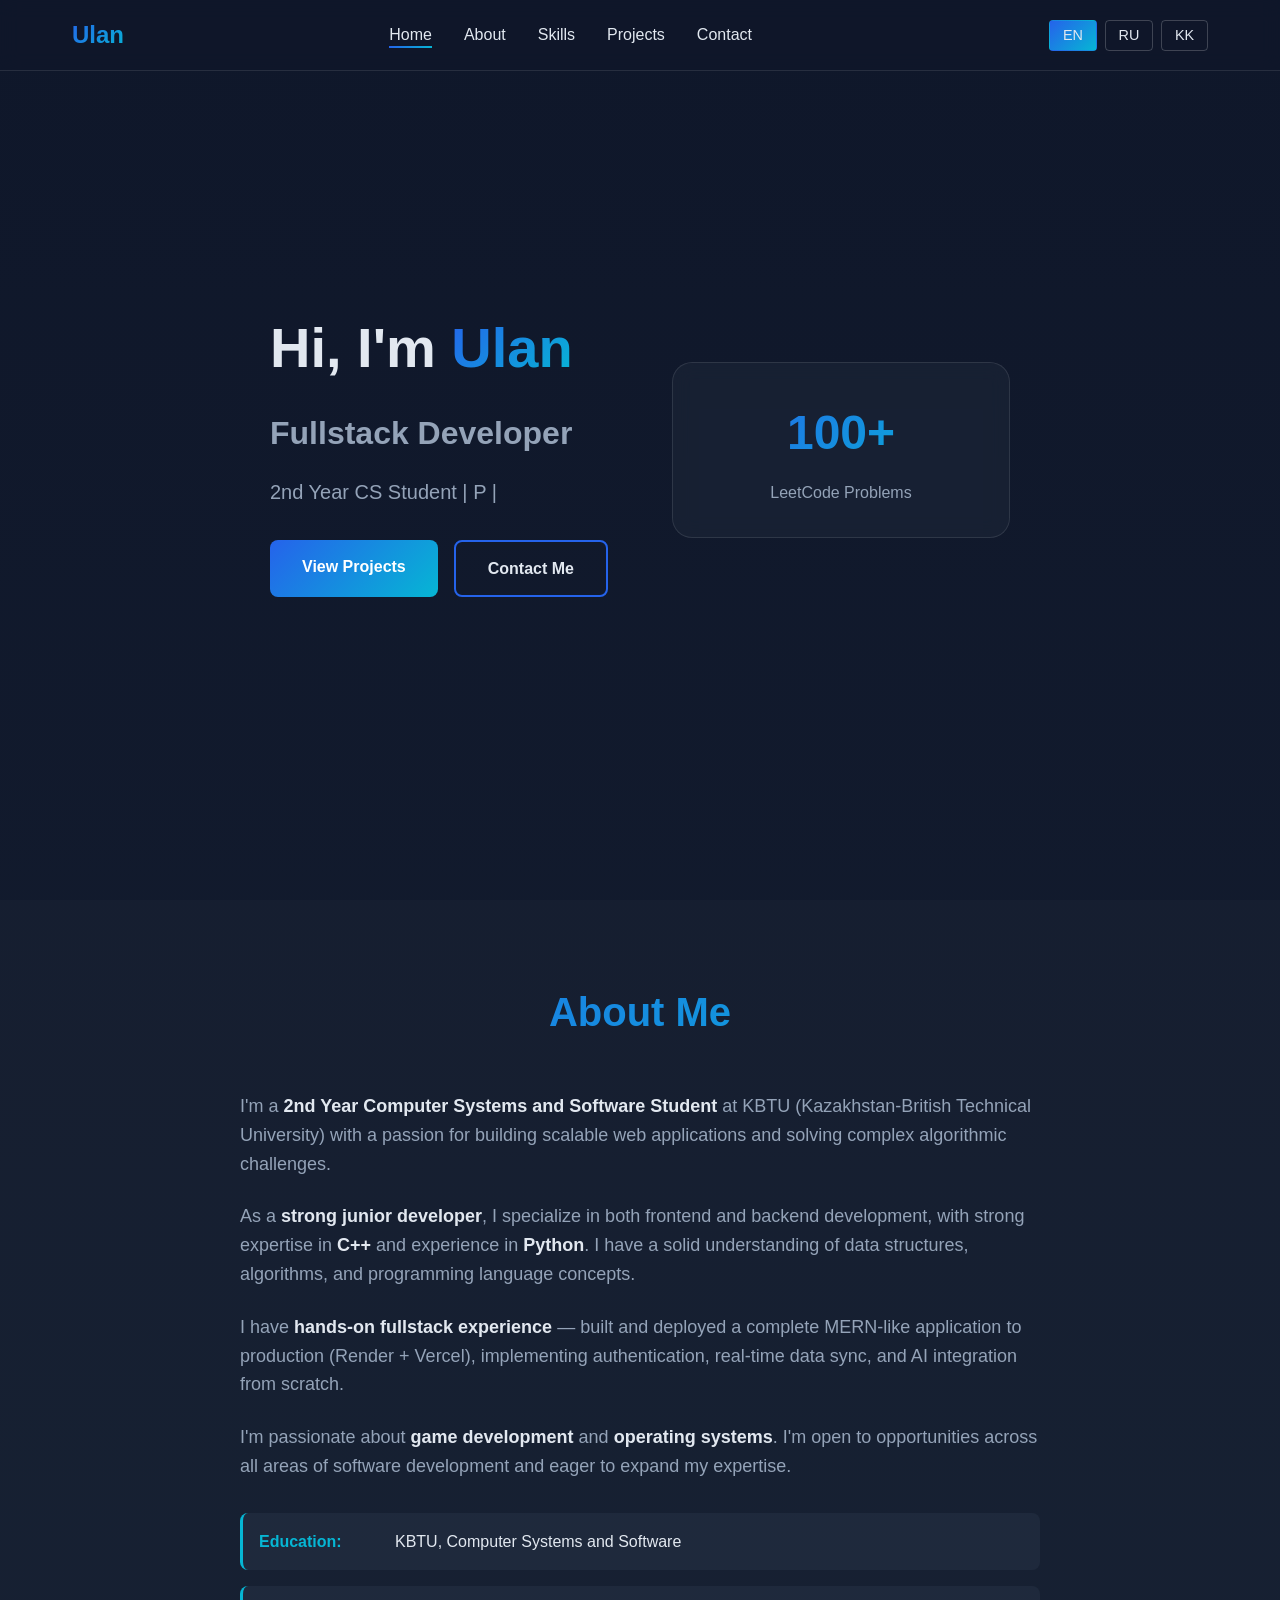
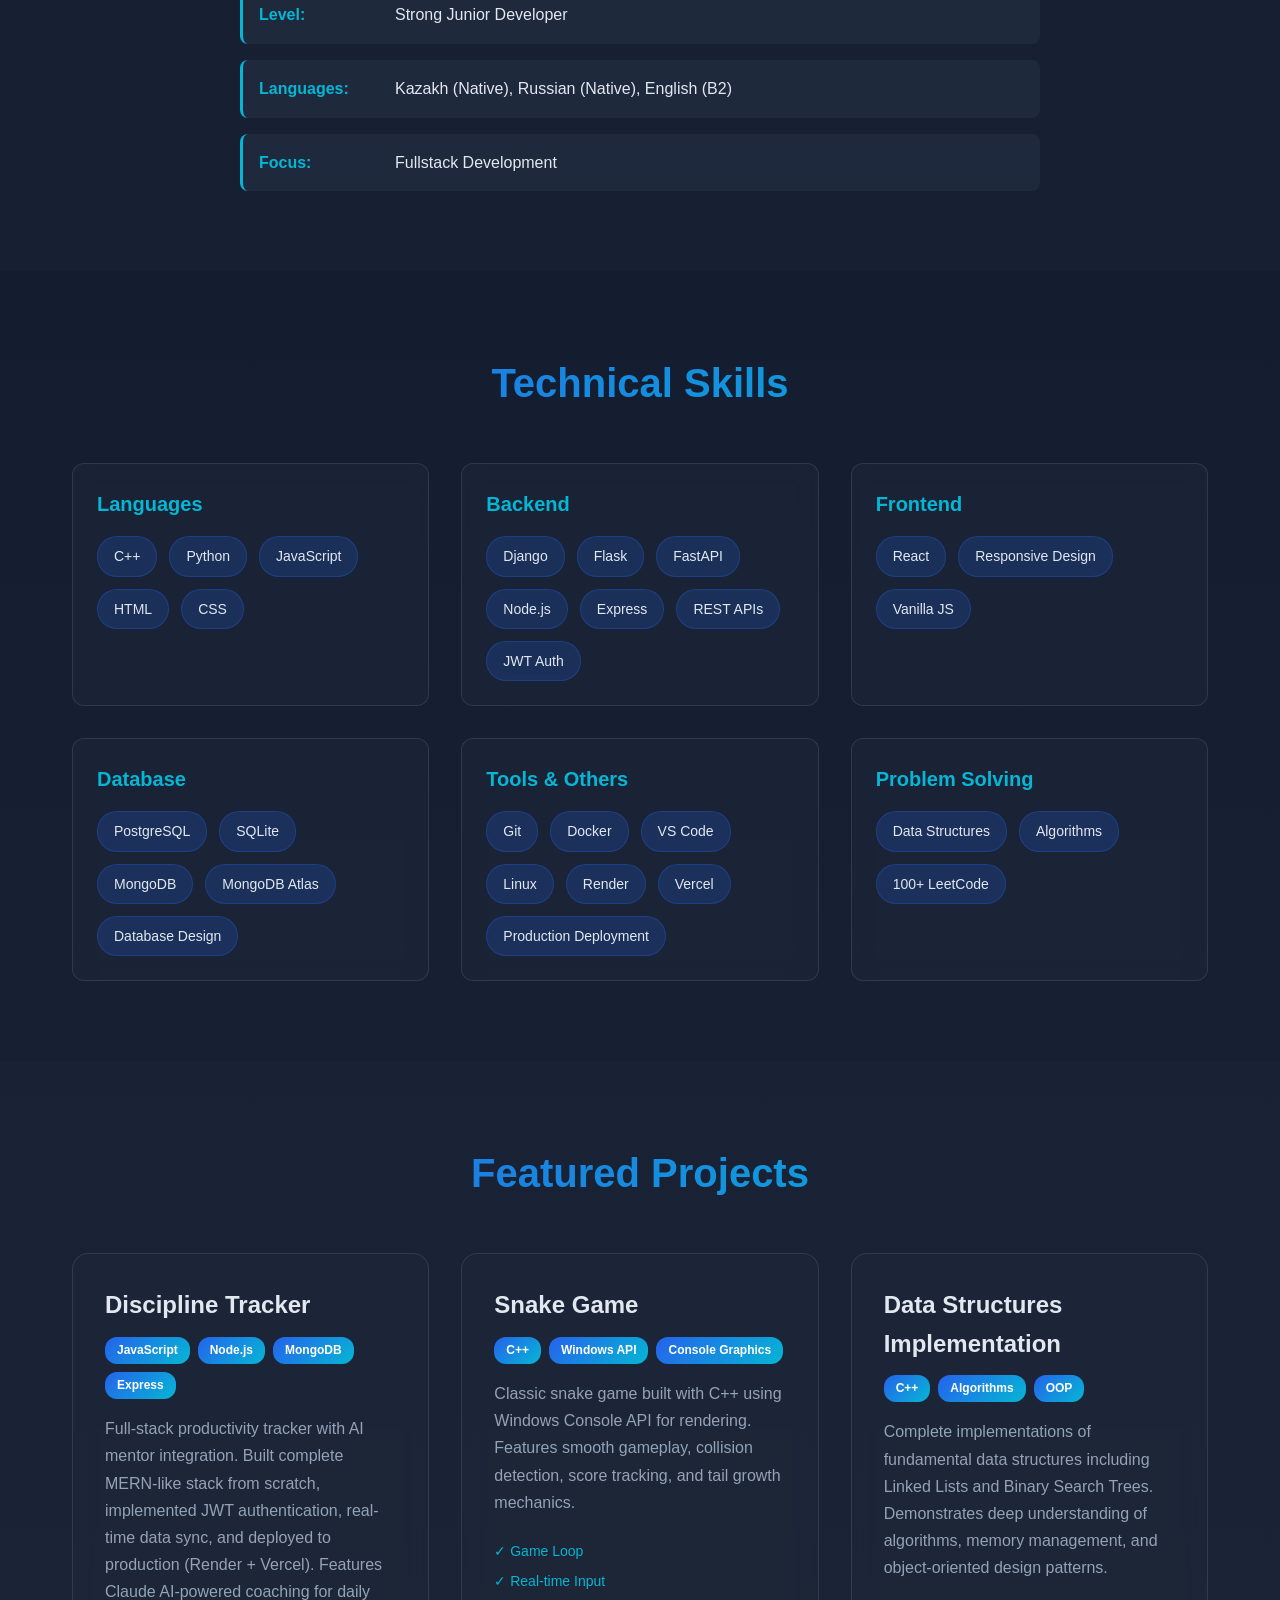
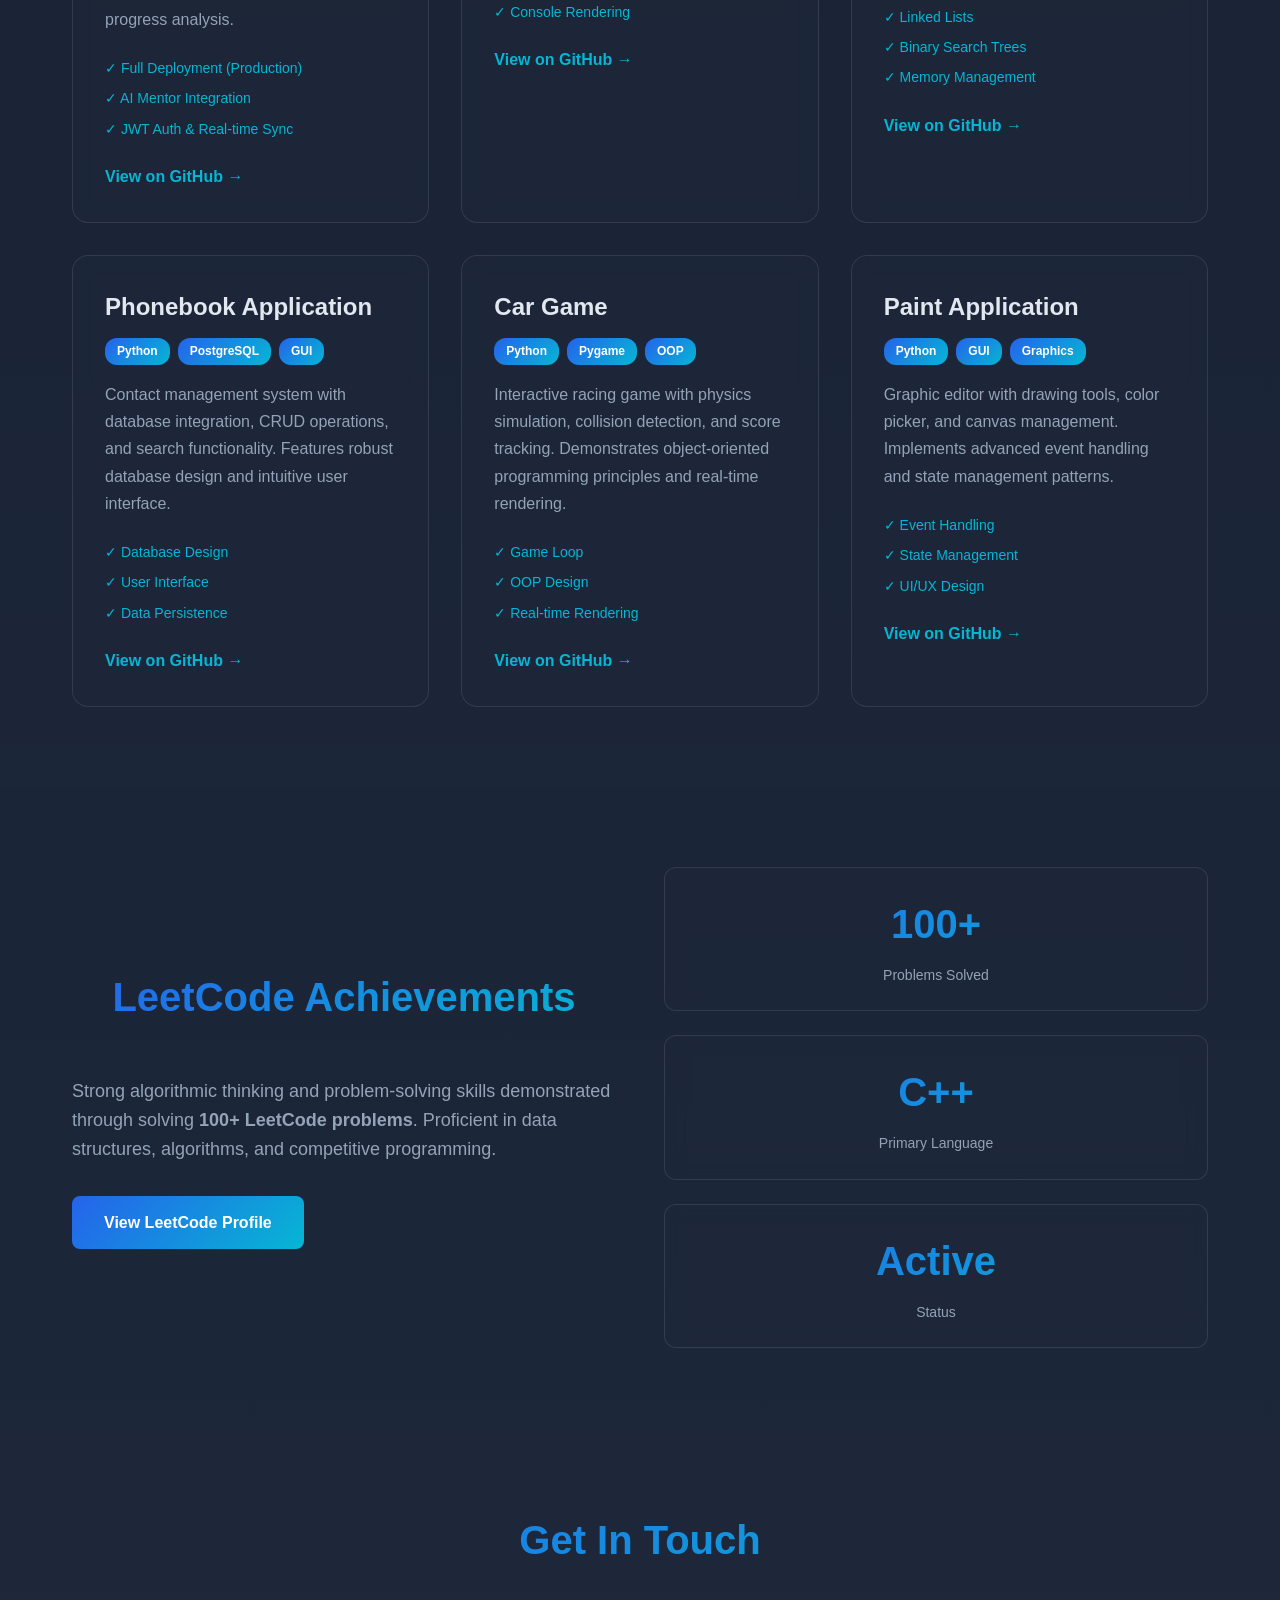
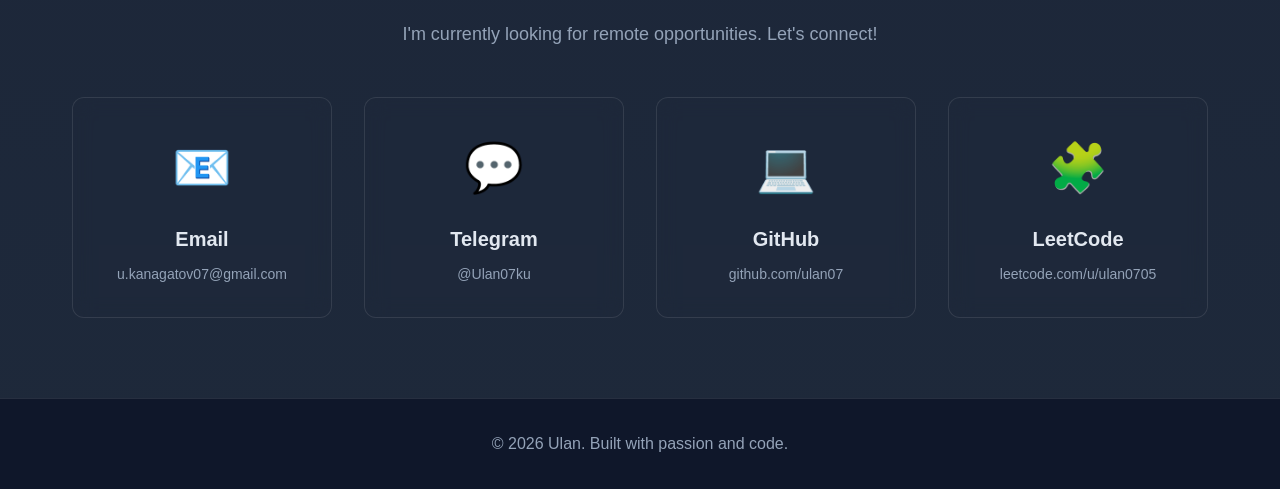
<file: index.html>
<!DOCTYPE html>
<html lang="en">
<head>
    <meta charset="UTF-8">
    <meta name="viewport" content="width=device-width, initial-scale=1.0">
    <meta name="description" content="Ulan - Fullstack Developer Portfolio | 2nd Year CSS Student at KBTU">
    <title>Ulan | Fullstack Developer</title>
    <link rel="stylesheet" href="style.css">
</head>
<body>
    <!-- Navigation -->
    <nav class="navbar">
        <div class="nav-container">
            <div class="logo">Ulan</div>
            <ul class="nav-menu">
                <li><a href="#home" class="nav-link">Home</a></li>
                <li><a href="#about" class="nav-link">About</a></li>
                <li><a href="#skills" class="nav-link">Skills</a></li>
                <li><a href="#projects" class="nav-link">Projects</a></li>
                <li><a href="#contact" class="nav-link">Contact</a></li>
            </ul>
            <div class="language-switcher">
                <button class="lang-btn active" data-lang="en">EN</button>
                <button class="lang-btn" data-lang="ru">RU</button>
                <button class="lang-btn" data-lang="kk">KK</button>
            </div>
            <div class="hamburger">
                <span></span>
                <span></span>
                <span></span>
            </div>
        </div>
    </nav>

    <!-- Hero Section -->
    <section id="home" class="hero">
        <div class="hero-container">
            <div class="hero-content">
                <h1 class="hero-title">Hi, I'm <span class="gradient-text">Ulan</span></h1>
                <h2 class="hero-subtitle">Fullstack Developer</h2>
                <p class="hero-tagline">
                    <span id="typed-text"></span>
                    <span class="cursor">|</span>
                </p>
                <div class="hero-buttons">
                    <a href="#projects" class="btn btn-primary">View Projects</a>
                    <a href="#contact" class="btn btn-secondary">Contact Me</a>
                </div>
            </div>
            <div class="hero-image">
                <div class="floating-card">
                    <div class="card-content">
                        <div class="stat">
                            <span class="stat-number">100+</span>
                            <span class="stat-label">LeetCode Problems</span>
                        </div>
                    </div>
                </div>
            </div>
        </div>
    </section>

    <!-- About Section -->
    <section id="about" class="about">
        <div class="container">
            <h2 class="section-title">About Me</h2>
            <div class="about-content">
                <div class="about-text">
                    <p class="about-description">
                        I'm a <strong>2nd Year Computer Systems and Software Student</strong> at KBTU (Kazakhstan-British Technical University)
                        with a passion for building scalable web applications and solving complex algorithmic challenges.
                    </p>
                    <p class="about-description">
                        As a <strong>strong junior developer</strong>, I specialize in both frontend and backend development,
                        with strong expertise in <strong>C++</strong> and experience in <strong>Python</strong>. I have a solid understanding of
                        data structures, algorithms, and programming language concepts.
                    </p>
                    <p class="about-description">
                        I have <strong>hands-on fullstack experience</strong> — built and deployed a complete MERN-like application to production
                        (Render + Vercel), implementing authentication, real-time data sync, and AI integration from scratch.
                    </p>
                    <p class="about-description">
                        I'm passionate about <strong>game development</strong> and <strong>operating systems</strong>.
                        I'm open to opportunities across all areas of software development and eager to expand my expertise.
                    </p>
                    <div class="about-details">
                        <div class="detail-item">
                            <span class="detail-label">Education:</span>
                            <span class="detail-value">KBTU, Computer Systems and Software</span>
                        </div>
                        <div class="detail-item">
                            <span class="detail-label">Level:</span>
                            <span class="detail-value">Strong Junior Developer</span>
                        </div>
                        <div class="detail-item">
                            <span class="detail-label">Languages:</span>
                            <span class="detail-value">Kazakh (Native), Russian (Native), English (B2)</span>
                        </div>
                        <div class="detail-item">
                            <span class="detail-label">Focus:</span>
                            <span class="detail-value">Fullstack Development</span>
                        </div>
                    </div>
                </div>
            </div>
        </div>
    </section>

    <!-- Skills Section -->
    <section id="skills" class="skills">
        <div class="container">
            <h2 class="section-title">Technical Skills</h2>
            <div class="skills-grid">
                <div class="skill-category">
                    <h3 class="category-title">Languages</h3>
                    <div class="skill-items">
                        <span class="skill-tag">C++</span>
                        <span class="skill-tag">Python</span>
                        <span class="skill-tag">JavaScript</span>
                        <span class="skill-tag">HTML</span>
                        <span class="skill-tag">CSS</span>
                    </div>
                </div>
                <div class="skill-category">
                    <h3 class="category-title">Backend</h3>
                    <div class="skill-items">
                        <span class="skill-tag">Django</span>
                        <span class="skill-tag">Flask</span>
                        <span class="skill-tag">FastAPI</span>
                        <span class="skill-tag">Node.js</span>
                        <span class="skill-tag">Express</span>
                        <span class="skill-tag">REST APIs</span>
                        <span class="skill-tag">JWT Auth</span>
                    </div>
                </div>
                <div class="skill-category">
                    <h3 class="category-title">Frontend</h3>
                    <div class="skill-items">
                        <span class="skill-tag">React</span>
                        <span class="skill-tag">Responsive Design</span>
                        <span class="skill-tag">Vanilla JS</span>
                    </div>
                </div>
                <div class="skill-category">
                    <h3 class="category-title">Database</h3>
                    <div class="skill-items">
                        <span class="skill-tag">PostgreSQL</span>
                        <span class="skill-tag">SQLite</span>
                        <span class="skill-tag">MongoDB</span>
                        <span class="skill-tag">MongoDB Atlas</span>
                        <span class="skill-tag">Database Design</span>
                    </div>
                </div>
                <div class="skill-category">
                    <h3 class="category-title">Tools & Others</h3>
                    <div class="skill-items">
                        <span class="skill-tag">Git</span>
                        <span class="skill-tag">Docker</span>
                        <span class="skill-tag">VS Code</span>
                        <span class="skill-tag">Linux</span>
                        <span class="skill-tag">Render</span>
                        <span class="skill-tag">Vercel</span>
                        <span class="skill-tag">Production Deployment</span>
                    </div>
                </div>
                <div class="skill-category">
                    <h3 class="category-title">Problem Solving</h3>
                    <div class="skill-items">
                        <span class="skill-tag">Data Structures</span>
                        <span class="skill-tag">Algorithms</span>
                        <span class="skill-tag">100+ LeetCode</span>
                    </div>
                </div>
            </div>
        </div>
    </section>

    <!-- Projects Section -->
    <section id="projects" class="projects">
        <div class="container">
            <h2 class="section-title">Featured Projects</h2>
            <div class="projects-grid">
                <div class="project-card">
                    <div class="project-header">
                        <h3 class="project-title">Discipline Tracker</h3>
                        <div class="project-tech">
                            <span class="tech-badge">JavaScript</span>
                            <span class="tech-badge">Node.js</span>
                            <span class="tech-badge">MongoDB</span>
                            <span class="tech-badge">Express</span>
                        </div>
                    </div>
                    <p class="project-description">
                        Full-stack productivity tracker with AI mentor integration. Built complete MERN-like stack from scratch,
                        implemented JWT authentication, real-time data sync, and deployed to production (Render + Vercel).
                        Features Claude AI-powered coaching for daily progress analysis.
                    </p>
                    <div class="project-highlights">
                        <span class="highlight">✓ Full Deployment (Production)</span>
                        <span class="highlight">✓ AI Mentor Integration</span>
                        <span class="highlight">✓ JWT Auth & Real-time Sync</span>
                    </div>
                    <a href="https://github.com/ulan07/tracker" class="project-link" target="_blank">View on GitHub →</a>
                </div>

                <div class="project-card">
                    <div class="project-header">
                        <h3 class="project-title">Snake Game</h3>
                        <div class="project-tech">
                            <span class="tech-badge">C++</span>
                            <span class="tech-badge">Windows API</span>
                            <span class="tech-badge">Console Graphics</span>
                        </div>
                    </div>
                    <p class="project-description">
                        Classic snake game built with C++ using Windows Console API for rendering.
                        Features smooth gameplay, collision detection, score tracking, and tail growth mechanics.
                    </p>
                    <div class="project-highlights">
                        <span class="highlight">✓ Game Loop</span>
                        <span class="highlight">✓ Real-time Input</span>
                        <span class="highlight">✓ Console Rendering</span>
                    </div>
                    <a href="https://github.com/ulan07/just-coding" class="project-link" target="_blank">View on GitHub →</a>
                </div>

                <div class="project-card">
                    <div class="project-header">
                        <h3 class="project-title">Data Structures Implementation</h3>
                        <div class="project-tech">
                            <span class="tech-badge">C++</span>
                            <span class="tech-badge">Algorithms</span>
                            <span class="tech-badge">OOP</span>
                        </div>
                    </div>
                    <p class="project-description">
                        Complete implementations of fundamental data structures including Linked Lists and Binary Search Trees.
                        Demonstrates deep understanding of algorithms, memory management, and object-oriented design patterns.
                    </p>
                    <div class="project-highlights">
                        <span class="highlight">✓ Linked Lists</span>
                        <span class="highlight">✓ Binary Search Trees</span>
                        <span class="highlight">✓ Memory Management</span>
                    </div>
                    <a href="https://github.com/ulan07/just-coding" class="project-link" target="_blank">View on GitHub →</a>
                </div>

                <div class="project-card">
                    <div class="project-header">
                        <h3 class="project-title">Phonebook Application</h3>
                        <div class="project-tech">
                            <span class="tech-badge">Python</span>
                            <span class="tech-badge">PostgreSQL</span>
                            <span class="tech-badge">GUI</span>
                        </div>
                    </div>
                    <p class="project-description">
                        Contact management system with database integration, CRUD operations, and search functionality.
                        Features robust database design and intuitive user interface.
                    </p>
                    <div class="project-highlights">
                        <span class="highlight">✓ Database Design</span>
                        <span class="highlight">✓ User Interface</span>
                        <span class="highlight">✓ Data Persistence</span>
                    </div>
                    <a href="https://github.com/ulan07/pp2" class="project-link" target="_blank">View on GitHub →</a>
                </div>

                <div class="project-card">
                    <div class="project-header">
                        <h3 class="project-title">Car Game</h3>
                        <div class="project-tech">
                            <span class="tech-badge">Python</span>
                            <span class="tech-badge">Pygame</span>
                            <span class="tech-badge">OOP</span>
                        </div>
                    </div>
                    <p class="project-description">
                        Interactive racing game with physics simulation, collision detection, and score tracking.
                        Demonstrates object-oriented programming principles and real-time rendering.
                    </p>
                    <div class="project-highlights">
                        <span class="highlight">✓ Game Loop</span>
                        <span class="highlight">✓ OOP Design</span>
                        <span class="highlight">✓ Real-time Rendering</span>
                    </div>
                    <a href="https://github.com/ulan07/pp2" class="project-link" target="_blank">View on GitHub →</a>
                </div>

                <div class="project-card">
                    <div class="project-header">
                        <h3 class="project-title">Paint Application</h3>
                        <div class="project-tech">
                            <span class="tech-badge">Python</span>
                            <span class="tech-badge">GUI</span>
                            <span class="tech-badge">Graphics</span>
                        </div>
                    </div>
                    <p class="project-description">
                        Graphic editor with drawing tools, color picker, and canvas management.
                        Implements advanced event handling and state management patterns.
                    </p>
                    <div class="project-highlights">
                        <span class="highlight">✓ Event Handling</span>
                        <span class="highlight">✓ State Management</span>
                        <span class="highlight">✓ UI/UX Design</span>
                    </div>
                    <a href="https://github.com/ulan07/pp2" class="project-link" target="_blank">View on GitHub →</a>
                </div>
            </div>
        </div>
    </section>

    <!-- LeetCode Section -->
    <section id="leetcode" class="leetcode">
        <div class="container">
            <div class="leetcode-content">
                <div class="leetcode-text">
                    <h2 class="section-title">LeetCode Achievements</h2>
                    <p class="leetcode-description">
                        Consistent problem-solving practice with <strong>100+ problems solved</strong>
                        primarily in <strong>C++</strong>.
                        Strong foundation in data structures, algorithms, and competitive programming.
                    </p>
                    <a href="https://leetcode.com/u/ulan0705/" class="btn btn-primary" target="_blank">
                        View LeetCode Profile
                    </a>
                </div>
                <div class="leetcode-stats">
                    <div class="stat-card">
                        <div class="stat-number">100+</div>
                        <div class="stat-label">Problems Solved</div>
                    </div>
                    <div class="stat-card">
                        <div class="stat-number">C++</div>
                        <div class="stat-label">Primary Language</div>
                    </div>
                    <div class="stat-card">
                        <div class="stat-number">Active</div>
                        <div class="stat-label">Status</div>
                    </div>
                </div>
            </div>
        </div>
    </section>

    <!-- Contact Section -->
    <section id="contact" class="contact">
        <div class="container">
            <h2 class="section-title">Get In Touch</h2>
            <p class="contact-subtitle">
                I'm currently looking for remote opportunities. Let's connect!
            </p>
            <div class="contact-grid">
                <a href="mailto:u.kanagatov07@gmail.com" class="contact-card">
                    <div class="contact-icon">📧</div>
                    <h3 class="contact-title">Email</h3>
                    <p class="contact-value">u.kanagatov07@gmail.com</p>
                </a>
                <a href="https://t.me/Ulan07ku" class="contact-card" target="_blank">
                    <div class="contact-icon">💬</div>
                    <h3 class="contact-title">Telegram</h3>
                    <p class="contact-value">@Ulan07ku</p>
                </a>
                <a href="https://github.com/ulan07" class="contact-card" target="_blank">
                    <div class="contact-icon">💻</div>
                    <h3 class="contact-title">GitHub</h3>
                    <p class="contact-value">github.com/ulan07</p>
                </a>
                <a href="https://leetcode.com/u/ulan0705/" class="contact-card" target="_blank">
                    <div class="contact-icon">🧩</div>
                    <h3 class="contact-title">LeetCode</h3>
                    <p class="contact-value">leetcode.com/u/ulan0705</p>
                </a>
            </div>
        </div>
    </section>

    <!-- Footer -->
    <footer class="footer">
        <div class="container">
            <p>&copy; 2026 Ulan. Built with passion and code.</p>
        </div>
    </footer>

    <script src="script.js"></script>
</body>
</html>
</file>
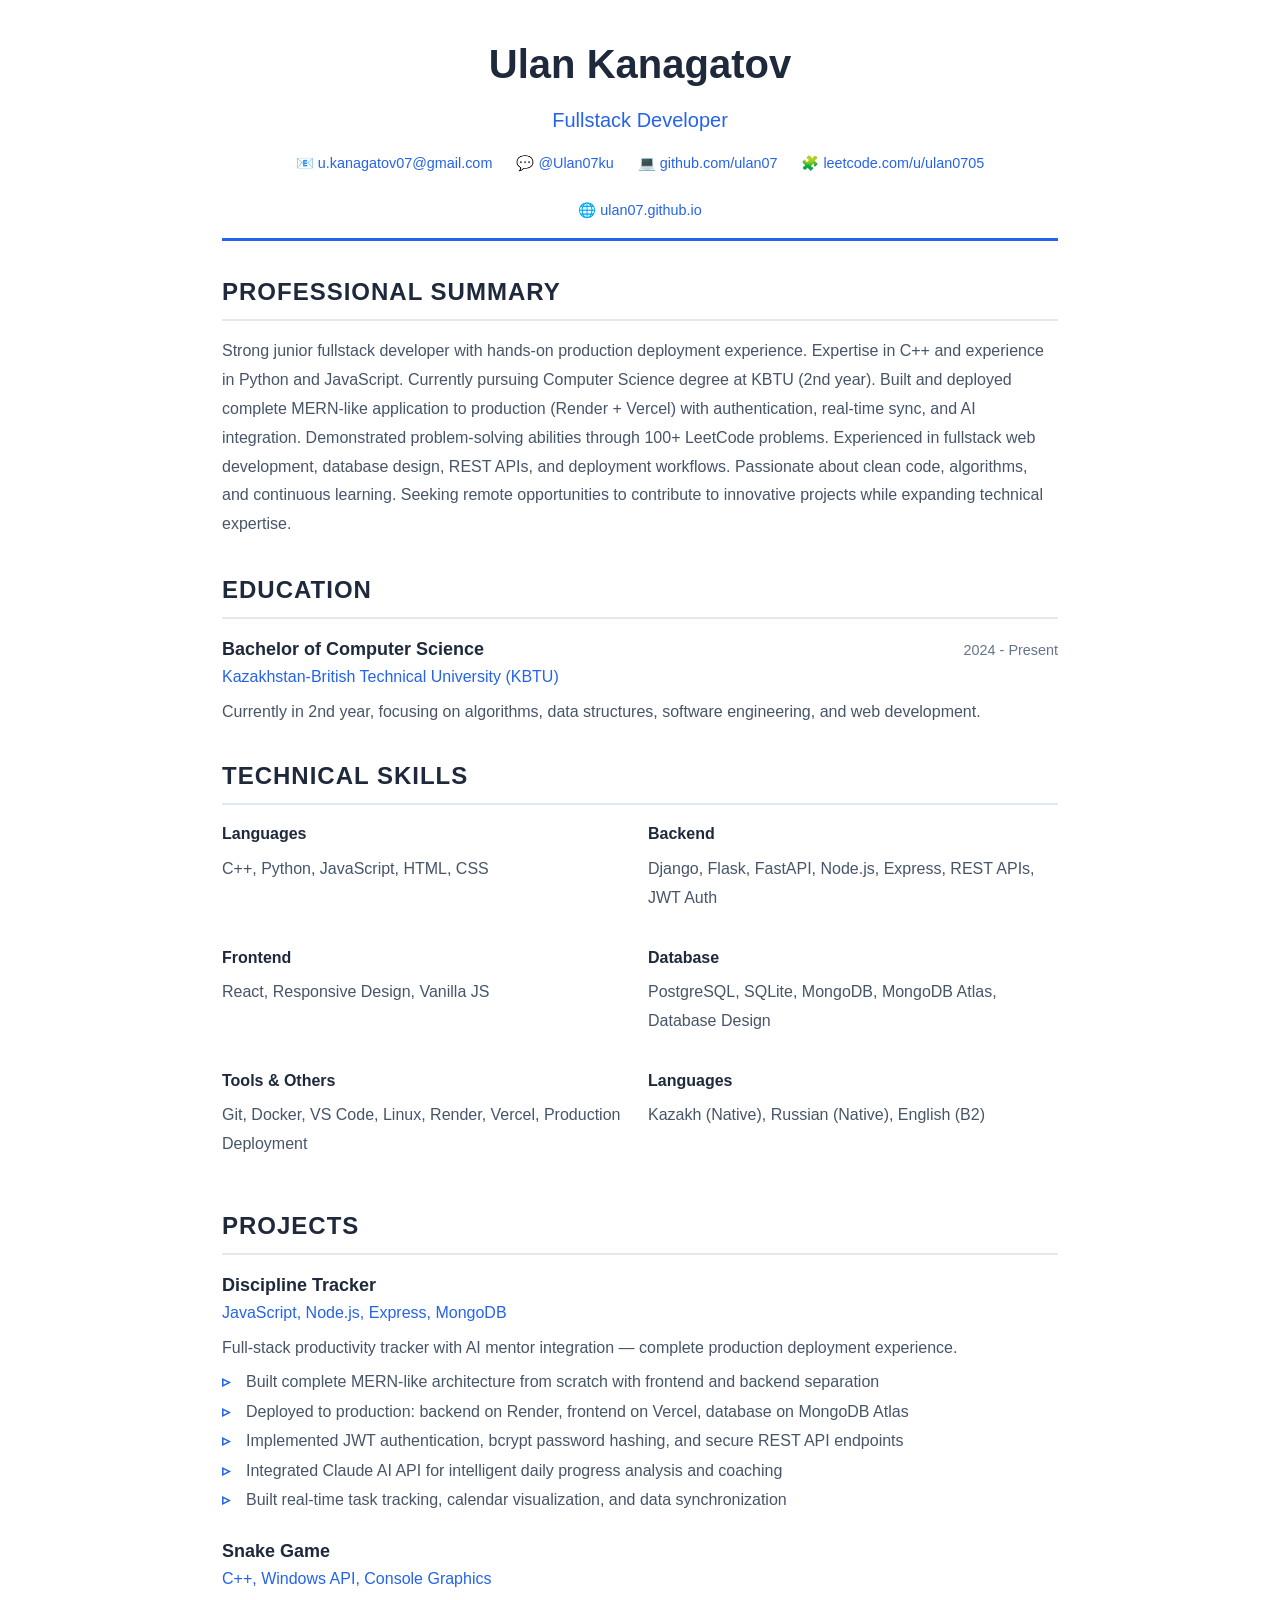
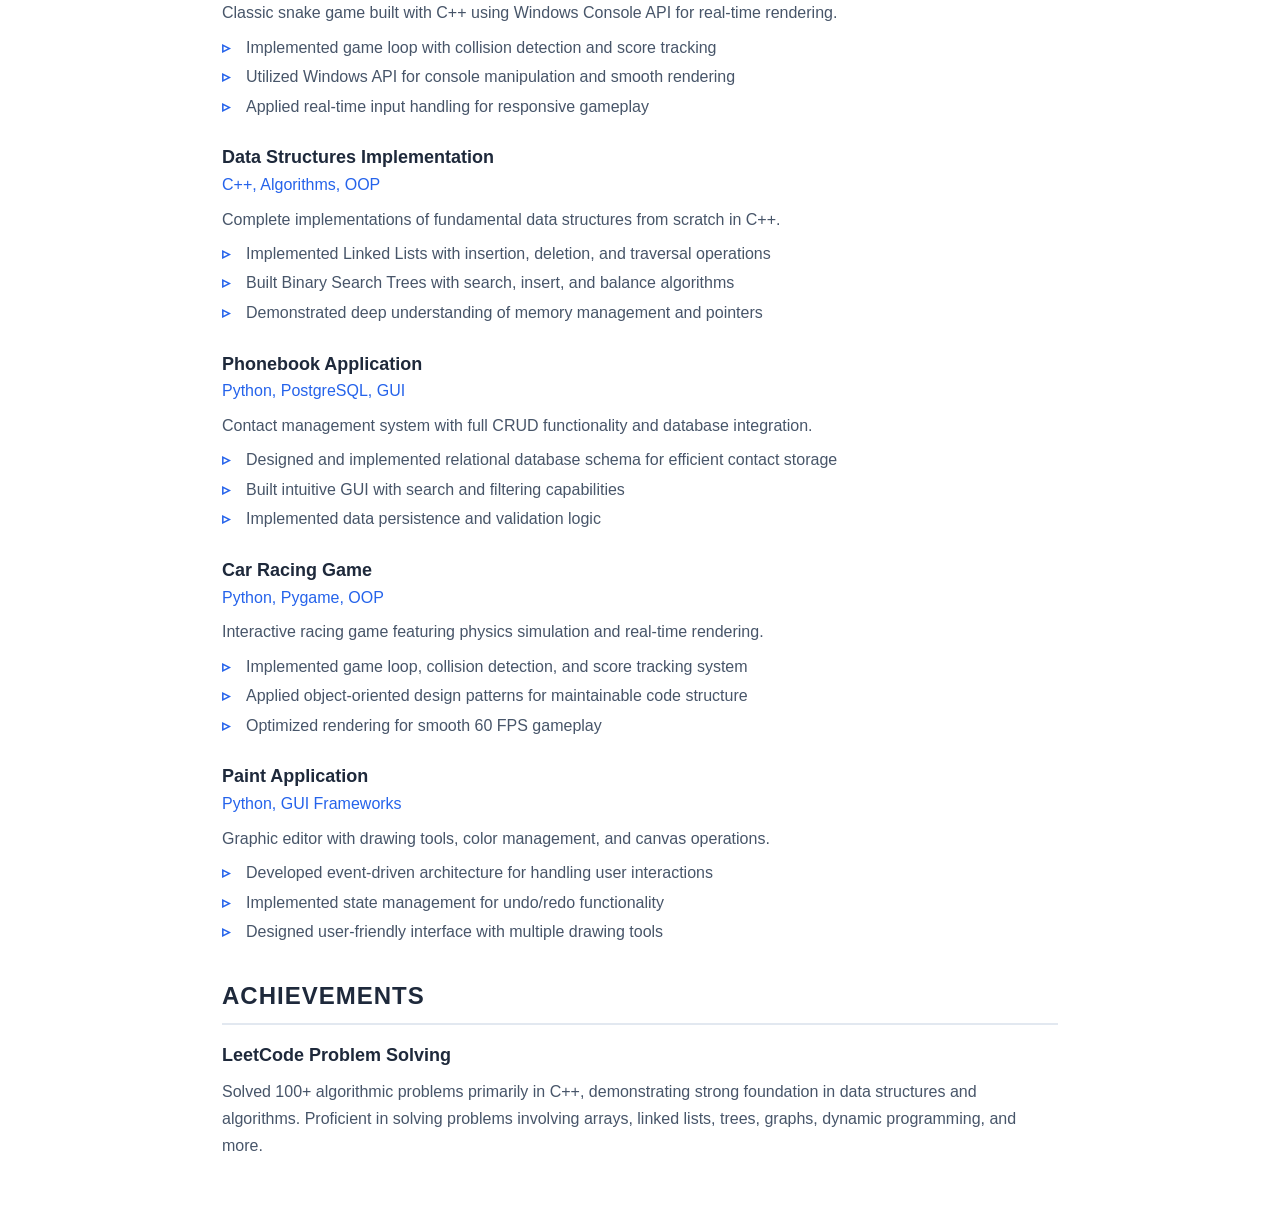
<file: resume.html>
<!DOCTYPE html>
<html lang="en">
<head>
    <meta charset="UTF-8">
    <meta name="viewport" content="width=device-width, initial-scale=1.0">
    <title>Ulan - Resume</title>
    <style>
        * {
            margin: 0;
            padding: 0;
            box-sizing: border-box;
        }

        body {
            font-family: 'Segoe UI', Tahoma, Geneva, Verdana, sans-serif;
            line-height: 1.6;
            color: #333;
            background: white;
            padding: 2rem;
            max-width: 900px;
            margin: 0 auto;
        }

        .header {
            text-align: center;
            margin-bottom: 2rem;
            padding-bottom: 1rem;
            border-bottom: 3px solid #2563eb;
        }

        .name {
            font-size: 2.5rem;
            font-weight: bold;
            color: #1e293b;
            margin-bottom: 0.5rem;
        }

        .title {
            font-size: 1.25rem;
            color: #2563eb;
            margin-bottom: 1rem;
        }

        .contact-info {
            display: flex;
            justify-content: center;
            gap: 1.5rem;
            flex-wrap: wrap;
            font-size: 0.9rem;
            color: #64748b;
        }

        .contact-info a {
            color: #2563eb;
            text-decoration: none;
        }

        .section {
            margin-bottom: 2rem;
        }

        .section-title {
            font-size: 1.5rem;
            color: #1e293b;
            margin-bottom: 1rem;
            padding-bottom: 0.5rem;
            border-bottom: 2px solid #e2e8f0;
            text-transform: uppercase;
            letter-spacing: 1px;
        }

        .summary {
            color: #475569;
            line-height: 1.8;
        }

        .item {
            margin-bottom: 1.5rem;
        }

        .item-header {
            display: flex;
            justify-content: space-between;
            align-items: baseline;
            margin-bottom: 0.5rem;
        }

        .item-title {
            font-size: 1.125rem;
            font-weight: 600;
            color: #1e293b;
        }

        .item-subtitle {
            color: #2563eb;
            font-weight: 500;
        }

        .item-date {
            color: #64748b;
            font-size: 0.9rem;
        }

        .item-description {
            color: #475569;
            margin-top: 0.5rem;
            line-height: 1.7;
        }

        .item-highlights {
            list-style: none;
            margin-top: 0.5rem;
        }

        .item-highlights li {
            padding-left: 1.5rem;
            position: relative;
            color: #475569;
            margin-bottom: 0.25rem;
        }

        .item-highlights li::before {
            content: '▹';
            position: absolute;
            left: 0;
            color: #2563eb;
            font-weight: bold;
        }

        .skills-grid {
            display: grid;
            grid-template-columns: repeat(2, 1fr);
            gap: 1rem;
        }

        .skill-category {
            margin-bottom: 1rem;
        }

        .skill-category-title {
            font-weight: 600;
            color: #1e293b;
            margin-bottom: 0.5rem;
        }

        .skill-items {
            color: #475569;
            line-height: 1.8;
        }

        @media print {
            body {
                padding: 0;
                max-width: 100%;
            }

            .section {
                page-break-inside: avoid;
            }
        }
    </style>
</head>
<body>
    <div class="header">
        <h1 class="name">Ulan Kanagatov</h1>
        <div class="title">Fullstack Developer</div>
        <div class="contact-info">
            <span>📧 <a href="mailto:u.kanagatov07@gmail.com">u.kanagatov07@gmail.com</a></span>
            <span>💬 <a href="https://t.me/Ulan07ku">@Ulan07ku</a></span>
            <span>💻 <a href="https://github.com/ulan07">github.com/ulan07</a></span>
            <span>🧩 <a href="https://leetcode.com/u/ulan0705/">leetcode.com/u/ulan0705</a></span>
            <span>🌐 <a href="https://ulan07.github.io/">ulan07.github.io</a></span>
        </div>
    </div>

    <div class="section">
        <h2 class="section-title">Professional Summary</h2>
        <p class="summary">
            Strong junior fullstack developer with hands-on production deployment experience. Expertise in C++ and experience in Python and JavaScript.
            Currently pursuing Computer Science degree at KBTU (2nd year). Built and deployed complete MERN-like application to production
            (Render + Vercel) with authentication, real-time sync, and AI integration. Demonstrated problem-solving abilities through 100+ LeetCode problems.
            Experienced in fullstack web development, database design, REST APIs, and deployment workflows. Passionate about clean code,
            algorithms, and continuous learning. Seeking remote opportunities to contribute to innovative projects while expanding technical expertise.
        </p>
    </div>

    <div class="section">
        <h2 class="section-title">Education</h2>
        <div class="item">
            <div class="item-header">
                <div>
                    <div class="item-title">Bachelor of Computer Science</div>
                    <div class="item-subtitle">Kazakhstan-British Technical University (KBTU)</div>
                </div>
                <div class="item-date">2024 - Present</div>
            </div>
            <div class="item-description">
                Currently in 2nd year, focusing on algorithms, data structures, software engineering, and web development.
            </div>
        </div>
    </div>

    <div class="section">
        <h2 class="section-title">Technical Skills</h2>
        <div class="skills-grid">
            <div class="skill-category">
                <div class="skill-category-title">Languages</div>
                <div class="skill-items">C++, Python, JavaScript, HTML, CSS</div>
            </div>
            <div class="skill-category">
                <div class="skill-category-title">Backend</div>
                <div class="skill-items">Django, Flask, FastAPI, Node.js, Express, REST APIs, JWT Auth</div>
            </div>
            <div class="skill-category">
                <div class="skill-category-title">Frontend</div>
                <div class="skill-items">React, Responsive Design, Vanilla JS</div>
            </div>
            <div class="skill-category">
                <div class="skill-category-title">Database</div>
                <div class="skill-items">PostgreSQL, SQLite, MongoDB, MongoDB Atlas, Database Design</div>
            </div>
            <div class="skill-category">
                <div class="skill-category-title">Tools & Others</div>
                <div class="skill-items">Git, Docker, VS Code, Linux, Render, Vercel, Production Deployment</div>
            </div>
            <div class="skill-category">
                <div class="skill-category-title">Languages</div>
                <div class="skill-items">Kazakh (Native), Russian (Native), English (B2)</div>
            </div>
        </div>
    </div>

    <div class="section">
        <h2 class="section-title">Projects</h2>

        <div class="item">
            <div class="item-header">
                <div>
                    <div class="item-title">Discipline Tracker</div>
                    <div class="item-subtitle">JavaScript, Node.js, Express, MongoDB</div>
                </div>
            </div>
            <div class="item-description">
                Full-stack productivity tracker with AI mentor integration — complete production deployment experience.
            </div>
            <ul class="item-highlights">
                <li>Built complete MERN-like architecture from scratch with frontend and backend separation</li>
                <li>Deployed to production: backend on Render, frontend on Vercel, database on MongoDB Atlas</li>
                <li>Implemented JWT authentication, bcrypt password hashing, and secure REST API endpoints</li>
                <li>Integrated Claude AI API for intelligent daily progress analysis and coaching</li>
                <li>Built real-time task tracking, calendar visualization, and data synchronization</li>
            </ul>
        </div>

        <div class="item">
            <div class="item-header">
                <div>
                    <div class="item-title">Snake Game</div>
                    <div class="item-subtitle">C++, Windows API, Console Graphics</div>
                </div>
            </div>
            <div class="item-description">
                Classic snake game built with C++ using Windows Console API for real-time rendering.
            </div>
            <ul class="item-highlights">
                <li>Implemented game loop with collision detection and score tracking</li>
                <li>Utilized Windows API for console manipulation and smooth rendering</li>
                <li>Applied real-time input handling for responsive gameplay</li>
            </ul>
        </div>

        <div class="item">
            <div class="item-header">
                <div>
                    <div class="item-title">Data Structures Implementation</div>
                    <div class="item-subtitle">C++, Algorithms, OOP</div>
                </div>
            </div>
            <div class="item-description">
                Complete implementations of fundamental data structures from scratch in C++.
            </div>
            <ul class="item-highlights">
                <li>Implemented Linked Lists with insertion, deletion, and traversal operations</li>
                <li>Built Binary Search Trees with search, insert, and balance algorithms</li>
                <li>Demonstrated deep understanding of memory management and pointers</li>
            </ul>
        </div>

        <div class="item">
            <div class="item-header">
                <div>
                    <div class="item-title">Phonebook Application</div>
                    <div class="item-subtitle">Python, PostgreSQL, GUI</div>
                </div>
            </div>
            <div class="item-description">
                Contact management system with full CRUD functionality and database integration.
            </div>
            <ul class="item-highlights">
                <li>Designed and implemented relational database schema for efficient contact storage</li>
                <li>Built intuitive GUI with search and filtering capabilities</li>
                <li>Implemented data persistence and validation logic</li>
            </ul>
        </div>

        <div class="item">
            <div class="item-header">
                <div>
                    <div class="item-title">Car Racing Game</div>
                    <div class="item-subtitle">Python, Pygame, OOP</div>
                </div>
            </div>
            <div class="item-description">
                Interactive racing game featuring physics simulation and real-time rendering.
            </div>
            <ul class="item-highlights">
                <li>Implemented game loop, collision detection, and score tracking system</li>
                <li>Applied object-oriented design patterns for maintainable code structure</li>
                <li>Optimized rendering for smooth 60 FPS gameplay</li>
            </ul>
        </div>

        <div class="item">
            <div class="item-header">
                <div>
                    <div class="item-title">Paint Application</div>
                    <div class="item-subtitle">Python, GUI Frameworks</div>
                </div>
            </div>
            <div class="item-description">
                Graphic editor with drawing tools, color management, and canvas operations.
            </div>
            <ul class="item-highlights">
                <li>Developed event-driven architecture for handling user interactions</li>
                <li>Implemented state management for undo/redo functionality</li>
                <li>Designed user-friendly interface with multiple drawing tools</li>
            </ul>
        </div>
    </div>

    <div class="section">
        <h2 class="section-title">Achievements</h2>
        <div class="item">
            <div class="item-title">LeetCode Problem Solving</div>
            <div class="item-description">
                Solved 100+ algorithmic problems primarily in C++, demonstrating strong foundation in data structures and algorithms.
                Proficient in solving problems involving arrays, linked lists, trees, graphs, dynamic programming, and more.
            </div>
        </div>
    </div>
</body>
</html>
</file>
<file: style.css>
* {
    margin: 0;
    padding: 0;
    box-sizing: border-box;
}

:root {
    --primary: #2563eb;
    --accent: #06b6d4;
    --bg-dark: #0f172a;
    --bg-dark-2: #1e293b;
    --bg-dark-3: #334155;
    --text-light: #e2e8f0;
    --text-gray: #94a3b8;
    --gradient: linear-gradient(135deg, var(--primary), var(--accent));
}

html {
    scroll-behavior: smooth;
}

body {
    font-family: 'Segoe UI', Tahoma, Geneva, Verdana, sans-serif;
    background: linear-gradient(to bottom, var(--bg-dark), var(--bg-dark-2));
    color: var(--text-light);
    line-height: 1.6;
    overflow-x: hidden;
}

.container {
    max-width: 1200px;
    margin: 0 auto;
    padding: 0 2rem;
}

/* Navigation */
.navbar {
    position: fixed;
    top: 0;
    width: 100%;
    background: rgba(15, 23, 42, 0.8);
    backdrop-filter: blur(10px);
    z-index: 1000;
    border-bottom: 1px solid rgba(255, 255, 255, 0.1);
}

.nav-container {
    max-width: 1200px;
    margin: 0 auto;
    padding: 1rem 2rem;
    display: flex;
    justify-content: space-between;
    align-items: center;
}

.logo {
    font-size: 1.5rem;
    font-weight: bold;
    background: var(--gradient);
    -webkit-background-clip: text;
    -webkit-text-fill-color: transparent;
    background-clip: text;
}

.nav-menu {
    display: flex;
    list-style: none;
    gap: 2rem;
}

.nav-link {
    color: var(--text-light);
    text-decoration: none;
    transition: color 0.3s;
    position: relative;
}

.nav-link::after {
    content: '';
    position: absolute;
    bottom: -5px;
    left: 0;
    width: 0;
    height: 2px;
    background: var(--gradient);
    transition: width 0.3s;
}

.nav-link:hover::after,
.nav-link.active::after {
    width: 100%;
}

.nav-link:hover {
    color: var(--accent);
}

.hamburger {
    display: none;
    flex-direction: column;
    cursor: pointer;
}

.hamburger span {
    width: 25px;
    height: 3px;
    background: var(--text-light);
    margin: 3px 0;
    transition: 0.3s;
}

.language-switcher {
    display: flex;
    gap: 0.5rem;
    margin-left: 2rem;
}

.lang-btn {
    background: transparent;
    border: 1px solid rgba(255, 255, 255, 0.2);
    color: var(--text-light);
    padding: 0.4rem 0.8rem;
    border-radius: 4px;
    cursor: pointer;
    transition: all 0.3s;
    font-size: 0.9rem;
}

.lang-btn:hover {
    border-color: var(--accent);
    background: rgba(6, 182, 212, 0.1);
}

.lang-btn.active {
    background: var(--gradient);
    border-color: transparent;
}

/* Hero Section */
.hero {
    min-height: 100vh;
    display: flex;
    align-items: center;
    padding-top: 80px;
}

.hero-container {
    max-width: 1200px;
    margin: 0 auto;
    padding: 0 2rem;
    display: grid;
    grid-template-columns: 1fr 1fr;
    gap: 4rem;
    align-items: center;
}

.hero-title {
    font-size: 3.5rem;
    margin-bottom: 1rem;
}

.gradient-text {
    background: var(--gradient);
    -webkit-background-clip: text;
    -webkit-text-fill-color: transparent;
    background-clip: text;
}

.hero-subtitle {
    font-size: 2rem;
    color: var(--text-gray);
    margin-bottom: 1rem;
}

.hero-tagline {
    font-size: 1.25rem;
    color: var(--text-gray);
    margin-bottom: 2rem;
    min-height: 2rem;
}

.cursor {
    animation: blink 1s infinite;
}

@keyframes blink {
    0%, 50% { opacity: 1; }
    51%, 100% { opacity: 0; }
}

.hero-buttons {
    display: flex;
    gap: 1rem;
}

.btn {
    padding: 0.875rem 2rem;
    border-radius: 8px;
    text-decoration: none;
    font-weight: 600;
    transition: all 0.3s;
    display: inline-block;
}

.btn-primary {
    background: var(--gradient);
    color: white;
}

.btn-primary:hover {
    transform: translateY(-2px);
    box-shadow: 0 10px 25px rgba(37, 99, 235, 0.3);
}

.btn-secondary {
    background: transparent;
    color: var(--text-light);
    border: 2px solid var(--primary);
}

.btn-secondary:hover {
    background: var(--primary);
    transform: translateY(-2px);
}

.floating-card {
    background: rgba(30, 41, 59, 0.5);
    backdrop-filter: blur(10px);
    border: 1px solid rgba(255, 255, 255, 0.1);
    border-radius: 20px;
    padding: 2rem;
    animation: float 3s ease-in-out infinite;
}

@keyframes float {
    0%, 100% { transform: translateY(0); }
    50% { transform: translateY(-20px); }
}

.stat {
    text-align: center;
}

.stat-number {
    display: block;
    font-size: 3rem;
    font-weight: bold;
    background: var(--gradient);
    -webkit-background-clip: text;
    -webkit-text-fill-color: transparent;
    background-clip: text;
}

.stat-label {
    display: block;
    color: var(--text-gray);
    margin-top: 0.5rem;
}

/* Section Styles */
section {
    padding: 5rem 0;
}

.section-title {
    font-size: 2.5rem;
    text-align: center;
    margin-bottom: 3rem;
    background: var(--gradient);
    -webkit-background-clip: text;
    -webkit-text-fill-color: transparent;
    background-clip: text;
}

/* About Section */
.about {
    background: rgba(30, 41, 59, 0.3);
}

.about-content {
    max-width: 800px;
    margin: 0 auto;
}

.about-description {
    font-size: 1.125rem;
    color: var(--text-gray);
    margin-bottom: 1.5rem;
}

.about-description strong {
    color: var(--text-light);
}

.about-details {
    display: grid;
    gap: 1rem;
    margin-top: 2rem;
}

.detail-item {
    display: flex;
    gap: 1rem;
    padding: 1rem;
    background: rgba(51, 65, 85, 0.3);
    border-radius: 8px;
    border-left: 3px solid var(--accent);
}

.detail-label {
    font-weight: 600;
    color: var(--accent);
    min-width: 120px;
}

.detail-value {
    color: var(--text-light);
}

/* Skills Section */
.skills-grid {
    display: grid;
    grid-template-columns: repeat(auto-fit, minmax(300px, 1fr));
    gap: 2rem;
}

.skill-category {
    background: rgba(30, 41, 59, 0.5);
    backdrop-filter: blur(10px);
    border: 1px solid rgba(255, 255, 255, 0.1);
    border-radius: 12px;
    padding: 1.5rem;
    transition: transform 0.3s, box-shadow 0.3s;
}

.skill-category:hover {
    transform: translateY(-5px);
    box-shadow: 0 10px 30px rgba(6, 182, 212, 0.2);
}

.category-title {
    font-size: 1.25rem;
    color: var(--accent);
    margin-bottom: 1rem;
}

.skill-items {
    display: flex;
    flex-wrap: wrap;
    gap: 0.75rem;
}

.skill-tag {
    background: rgba(37, 99, 235, 0.2);
    color: var(--text-light);
    padding: 0.5rem 1rem;
    border-radius: 20px;
    font-size: 0.875rem;
    border: 1px solid rgba(37, 99, 235, 0.3);
    transition: all 0.3s;
}

.skill-tag:hover {
    background: rgba(37, 99, 235, 0.4);
    transform: scale(1.05);
}

/* Projects Section */
.projects {
    background: rgba(30, 41, 59, 0.3);
}

.projects-grid {
    display: grid;
    grid-template-columns: repeat(auto-fit, minmax(350px, 1fr));
    gap: 2rem;
}

.project-card {
    background: rgba(30, 41, 59, 0.5);
    backdrop-filter: blur(10px);
    border: 1px solid rgba(255, 255, 255, 0.1);
    border-radius: 16px;
    padding: 2rem;
    transition: all 0.3s;
}

.project-card:hover {
    transform: translateY(-10px);
    box-shadow: 0 20px 40px rgba(6, 182, 212, 0.3);
    border-color: var(--accent);
}

.project-header {
    margin-bottom: 1rem;
}

.project-title {
    font-size: 1.5rem;
    color: var(--text-light);
    margin-bottom: 0.75rem;
}

.project-tech {
    display: flex;
    flex-wrap: wrap;
    gap: 0.5rem;
}

.tech-badge {
    background: var(--gradient);
    color: white;
    padding: 0.25rem 0.75rem;
    border-radius: 12px;
    font-size: 0.75rem;
    font-weight: 600;
}

.project-description {
    color: var(--text-gray);
    margin-bottom: 1.5rem;
    line-height: 1.7;
}

.project-highlights {
    display: flex;
    flex-direction: column;
    gap: 0.5rem;
    margin-bottom: 1.5rem;
}

.highlight {
    color: var(--accent);
    font-size: 0.875rem;
}

.project-link {
    color: var(--accent);
    text-decoration: none;
    font-weight: 600;
    transition: color 0.3s;
}

.project-link:hover {
    color: var(--primary);
}

/* LeetCode Section */
.leetcode-content {
    display: grid;
    grid-template-columns: 1fr 1fr;
    gap: 3rem;
    align-items: center;
}

.leetcode-description {
    color: var(--text-gray);
    font-size: 1.125rem;
    margin-bottom: 2rem;
}

.leetcode-stats {
    display: grid;
    gap: 1.5rem;
}

.stat-card {
    background: rgba(30, 41, 59, 0.5);
    backdrop-filter: blur(10px);
    border: 1px solid rgba(255, 255, 255, 0.1);
    border-radius: 12px;
    padding: 1.5rem;
    text-align: center;
}

.stat-card .stat-number {
    font-size: 2.5rem;
}

.stat-card .stat-label {
    font-size: 0.875rem;
}

/* Contact Section */
.contact {
    background: rgba(30, 41, 59, 0.3);
}

.contact-subtitle {
    text-align: center;
    color: var(--text-gray);
    font-size: 1.125rem;
    margin-bottom: 3rem;
}

.contact-grid {
    display: grid;
    grid-template-columns: repeat(auto-fit, minmax(250px, 1fr));
    gap: 2rem;
}

.contact-card {
    background: rgba(30, 41, 59, 0.5);
    backdrop-filter: blur(10px);
    border: 1px solid rgba(255, 255, 255, 0.1);
    border-radius: 12px;
    padding: 2rem;
    text-align: center;
    text-decoration: none;
    transition: all 0.3s;
}

.contact-card:hover {
    transform: translateY(-5px);
    border-color: var(--accent);
    box-shadow: 0 10px 30px rgba(6, 182, 212, 0.2);
}

.contact-icon {
    font-size: 3rem;
    margin-bottom: 1rem;
}

.contact-title {
    color: var(--text-light);
    font-size: 1.25rem;
    margin-bottom: 0.5rem;
}

.contact-value {
    color: var(--text-gray);
    font-size: 0.875rem;
}

/* Footer */
.footer {
    background: var(--bg-dark);
    padding: 2rem 0;
    text-align: center;
    color: var(--text-gray);
    border-top: 1px solid rgba(255, 255, 255, 0.1);
}

/* Animations */
.fade-in {
    opacity: 0;
    transform: translateY(30px);
    transition: opacity 0.6s, transform 0.6s;
}

.fade-in.visible {
    opacity: 1;
    transform: translateY(0);
}

/* Responsive */
@media (max-width: 768px) {
    .hamburger {
        display: flex;
    }

    .nav-menu {
        position: fixed;
        left: -100%;
        top: 70px;
        flex-direction: column;
        background: rgba(15, 23, 42, 0.95);
        width: 100%;
        text-align: center;
        transition: 0.3s;
        padding: 2rem 0;
    }

    .nav-menu.active {
        left: 0;
    }

    .language-switcher {
        position: absolute;
        top: 1rem;
        right: 4rem;
        gap: 0.3rem;
        margin-left: 0;
    }

    .lang-btn {
        padding: 0.3rem 0.6rem;
        font-size: 0.8rem;
    }

    .hero-container {
        grid-template-columns: 1fr;
        text-align: center;
    }

    .hero-title {
        font-size: 2.5rem;
    }

    .hero-subtitle {
        font-size: 1.5rem;
    }

    .hero-buttons {
        justify-content: center;
    }

    .leetcode-content {
        grid-template-columns: 1fr;
    }

    .projects-grid,
    .skills-grid {
        grid-template-columns: 1fr;
    }
}

@media (max-width: 480px) {
    .hero-title {
        font-size: 2rem;
    }

    .section-title {
        font-size: 2rem;
    }

    .btn {
        padding: 0.75rem 1.5rem;
        font-size: 0.875rem;
    }
}
</file>
